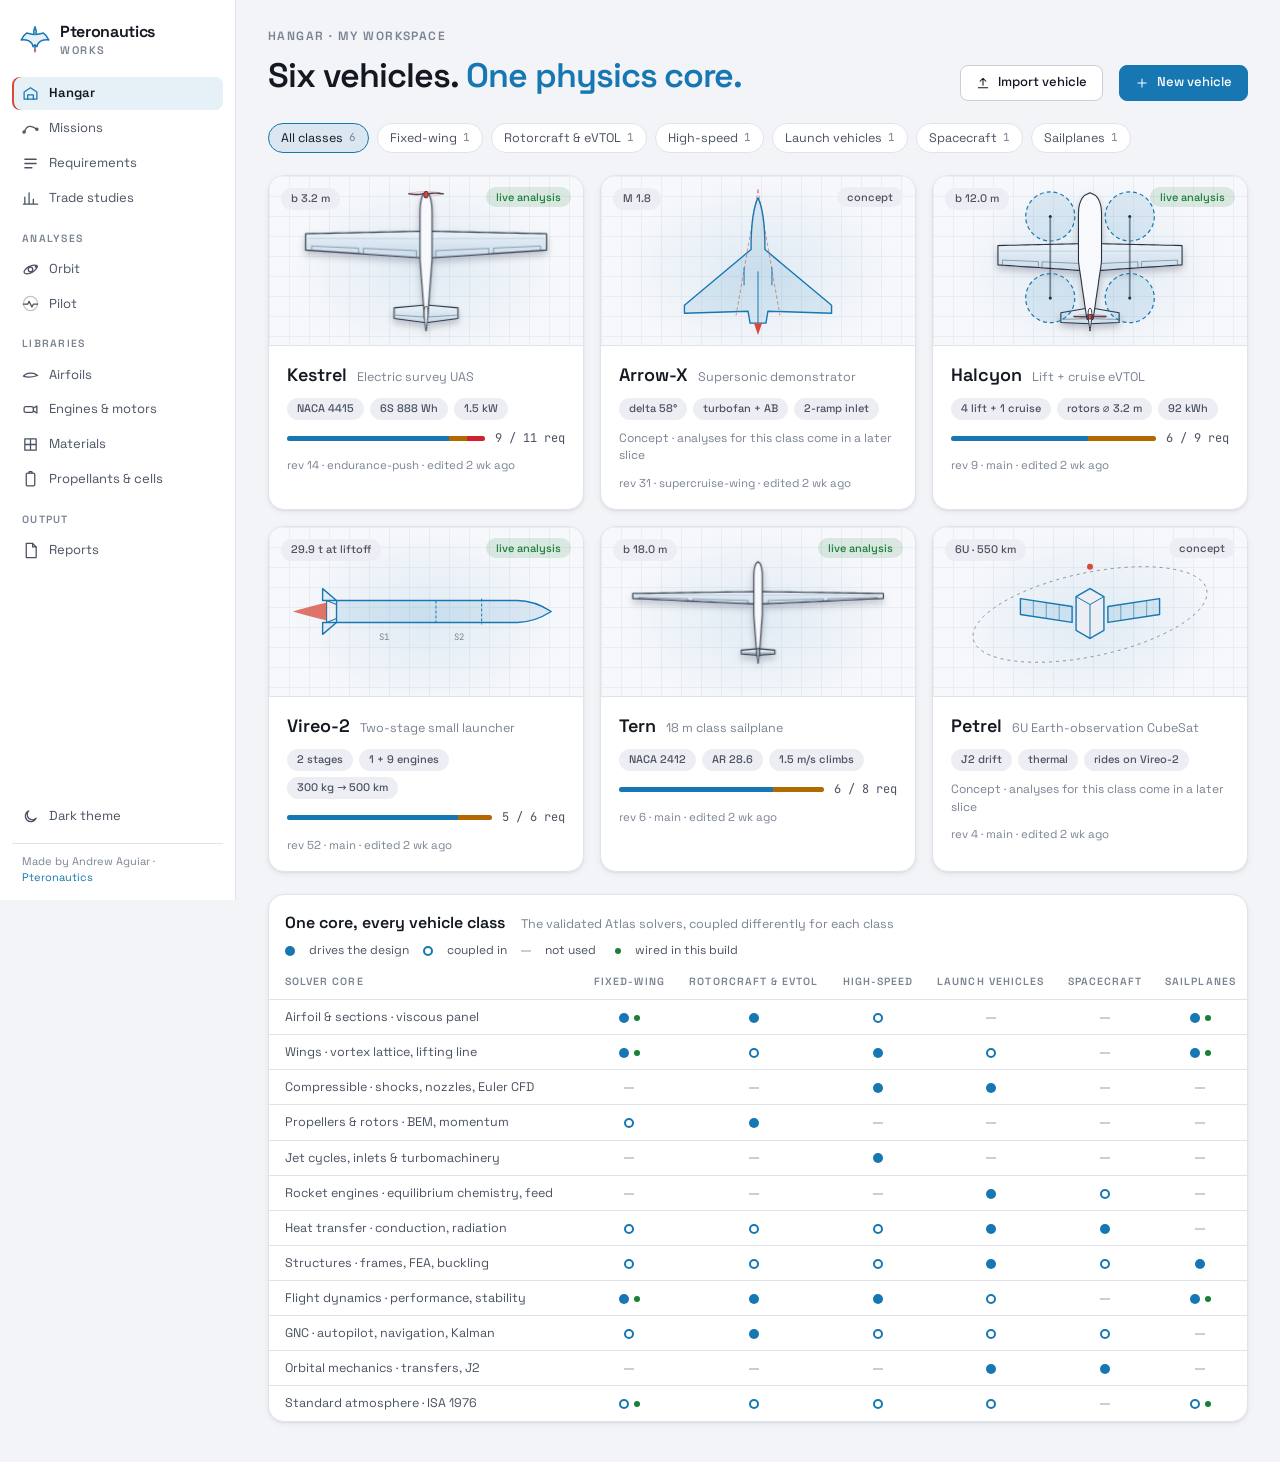
<file: index.html>
<!doctype html>
<html lang="en">
<head>
<meta charset="utf-8">
<meta name="viewport" content="width=device-width, initial-scale=1">
<title>Pteronautics Works</title>
<meta name="description" content="Pteronautics Works: vehicle-centred design on the Pteronautics solver core.">
<meta name="theme-color" content="#0b0d11" media="(prefers-color-scheme: dark)">
<meta name="theme-color" content="#f2f4f7" media="(prefers-color-scheme: light)">
<link rel="icon" href="assets/favicon.svg" type="image/svg+xml">
<link rel="preload" href="assets/fonts/SpaceGrotesk.woff2" as="font" type="font/woff2" crossorigin>
<link rel="stylesheet" href="css/works.css">
<script>try { var t = localStorage.getItem('works-theme'); if (t) document.documentElement.dataset.theme = t; } catch (e) { }</script>
</head>
<body>
<div id="app"></div>
<noscript>Pteronautics Works needs JavaScript. Run <code>python3 serve.py</code> and open http://localhost:8790.</noscript>
<script type="module" src="src/app.js"></script>
</body>
</html>
</file>
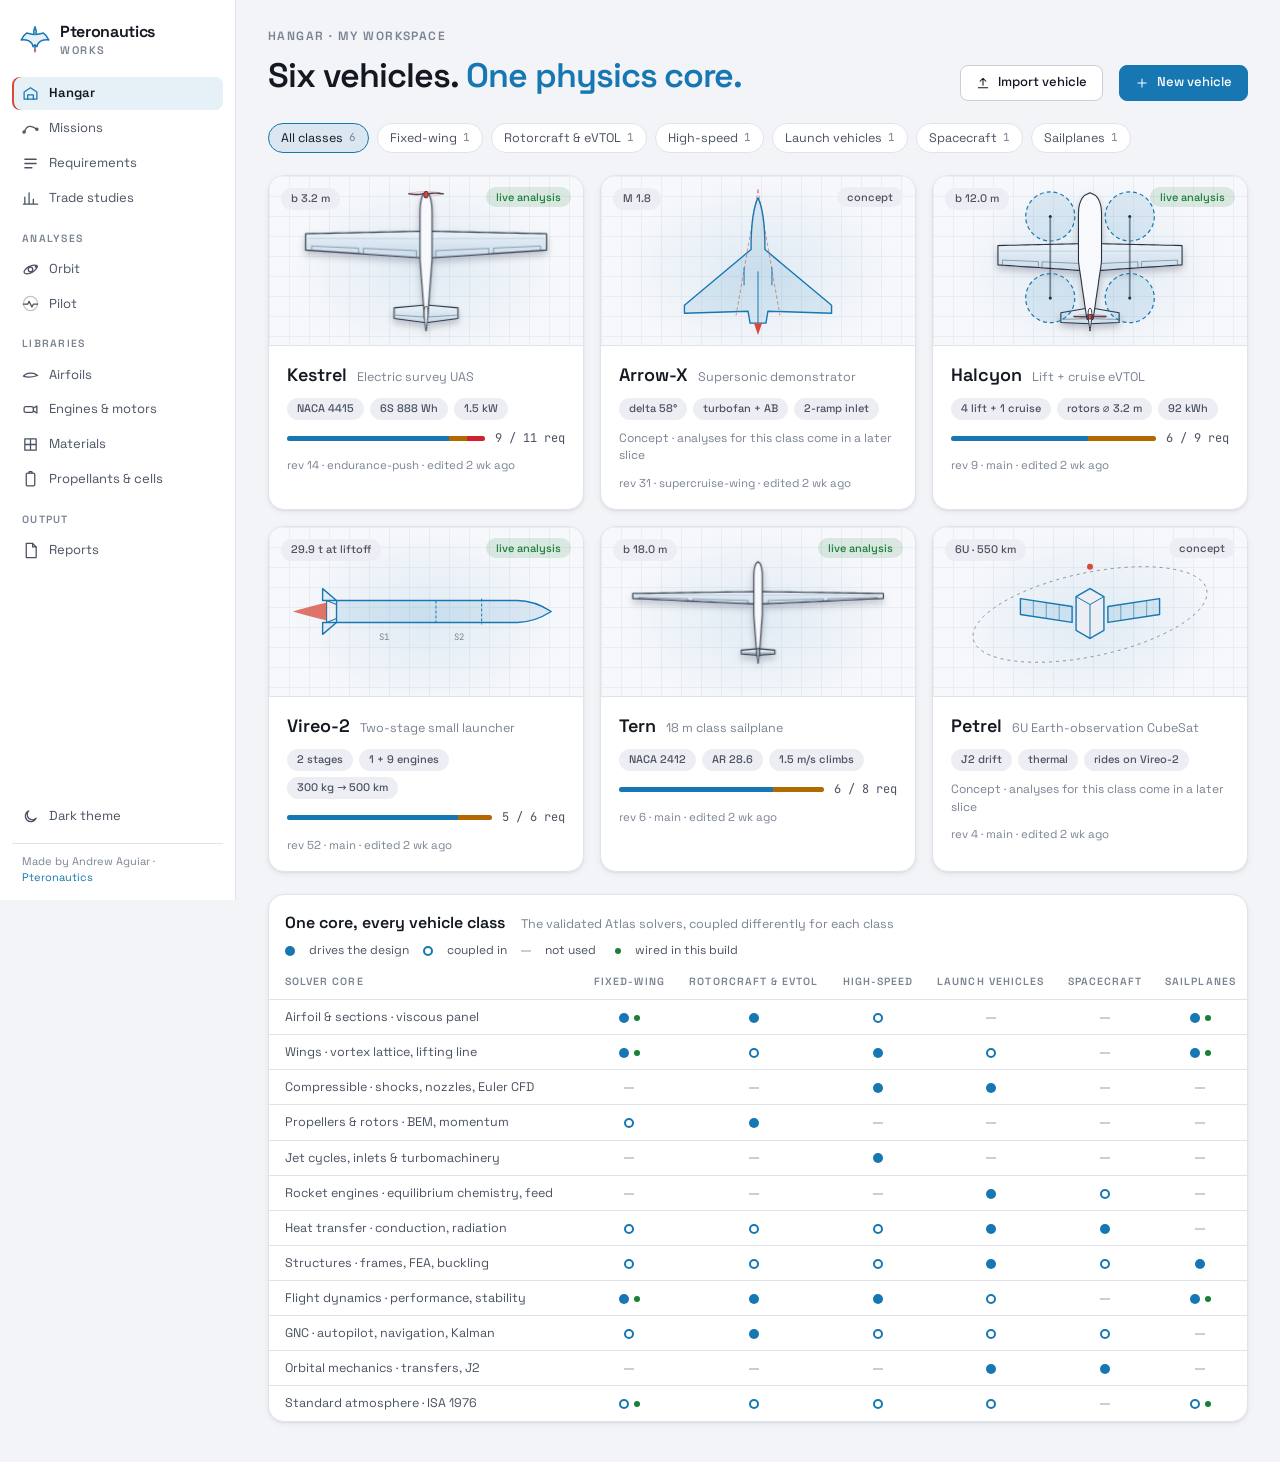
<file: app/index.html>
<!doctype html>
<html lang="en">
<head>
<meta charset="utf-8">
<title>Pteronautics Works</title>
<meta name="robots" content="noindex">
<link rel="canonical" href="../">
<!-- Works used to live at /app/; it is now at the site root. Keep links (and their #/v/<id> routes) working. -->
<script>location.replace('../' + location.hash);</script>
<meta http-equiv="refresh" content="0; url=../">
</head>
<body><p>Pteronautics Works has moved: <a href="../">open it here</a>.</p></body>
</html>
</file>
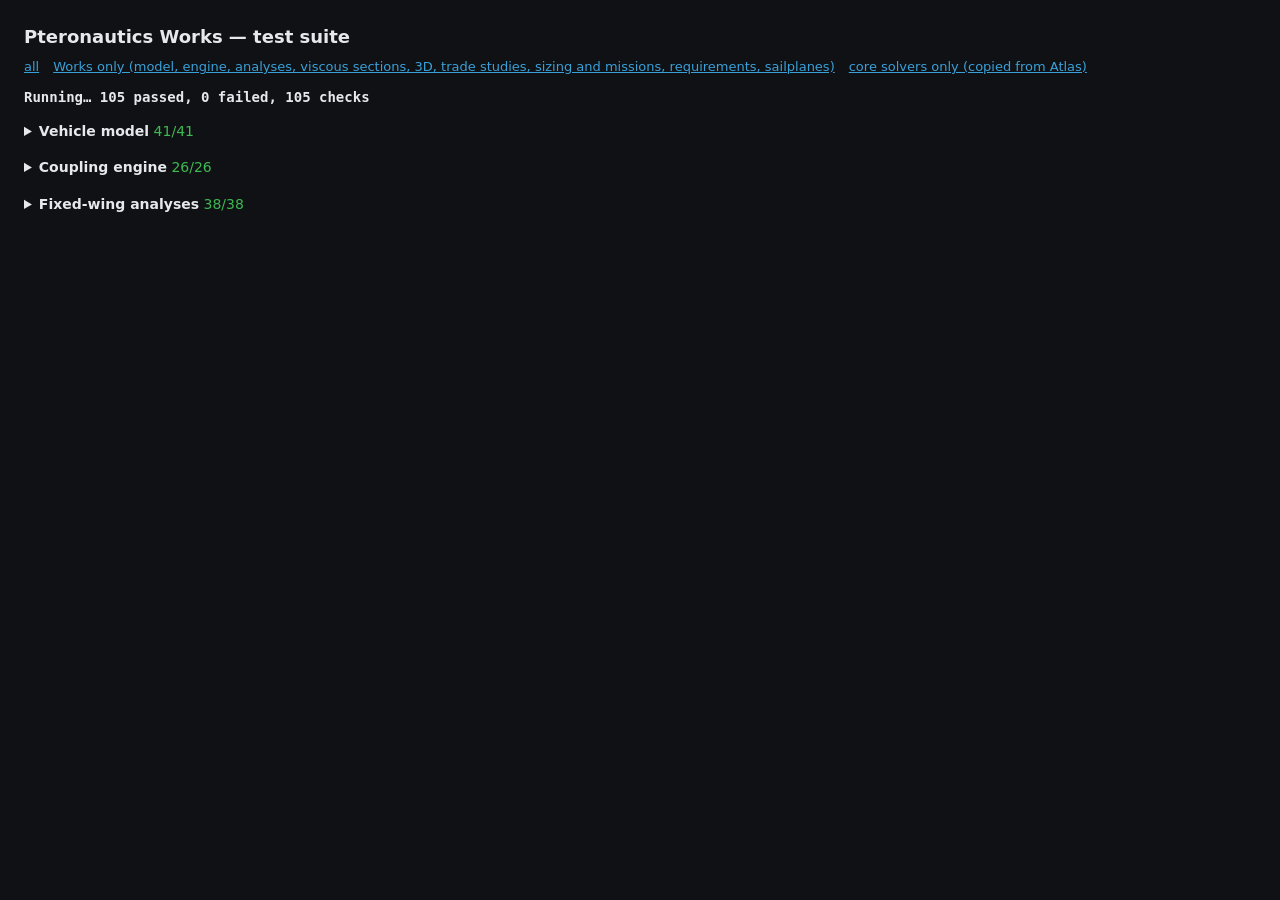
<file: tests/index.html>
<!doctype html>
<html lang="en">
<head>
<meta charset="utf-8">
<meta name="viewport" content="width=device-width, initial-scale=1">
<title>Pteronautics Works · tests</title>
<style>
  body { font: 14px/1.45 system-ui, sans-serif; margin: 24px; background: #0f1115; color: #e6e8ec; }
  h1 { font-size: 18px; margin: 0 0 6px; }
  .links a { color: #3aa0d8; margin-right: 14px; font-size: 13px; }
  #summary { font: 600 14px ui-monospace, monospace; margin: 12px 0; }
  #summary.ok, .okc { color: #3fb950; } #summary.bad, .bad { color: #f85149; }
  details { margin: 8px 0; } summary { cursor: pointer; padding: 4px 0; }
  .r { padding: 8px 10px; border-radius: 6px; margin: 6px 0 6px 14px; background: #171a21; border-left: 4px solid #555; }
  .r.ok { border-color: #3fb950; } .r.bad { border-color: #f85149; }
  .d { color: #9aa3b2; font: 12px ui-monospace, monospace; white-space: pre-wrap; margin-top: 2px; }
</style>
</head>
<body>
<h1>Pteronautics Works — test suite</h1>
<div class="links"><a href="?">all</a><a href="?only=works">Works only (model, engine, analyses, viscous sections, 3D, trade studies, sizing and missions, requirements, sailplanes)</a><a href="?only=core">core solvers only (copied from Atlas)</a></div>
<div id="summary">Running…</div>
<div id="out"></div>
<script type="module">
  import { runAll } from './run.js';
  runAll(document.getElementById('out'), document.getElementById('summary'));
</script>
</body>
</html>
</file>
<file: css/works.css>
/* Pteronautics Works — design tokens shared with Pteronautics Atlas (copied from Atlas css/styles.css), then the Works layout */
/* Fonts are bundled so the app works offline (SIL Open Font License, see assets/fonts/) */
@font-face { font-family: "Space Grotesk"; font-style: normal; font-display: swap; font-weight: 300 700; src: url(../assets/fonts/SpaceGrotesk.woff2) format("woff2-variations"); unicode-range: U+0000-00FF,U+0131,U+0152-0153,U+02BB-02BC,U+02C6,U+02DA,U+02DC,U+0304,U+0308,U+0329,U+2000-206F,U+2074,U+20AC,U+2122,U+2191,U+2193,U+2212,U+2215,U+FEFF,U+FFFD; }
@font-face { font-family: "JetBrains Mono"; font-style: normal; font-display: swap; font-weight: 100 800; src: url(../assets/fonts/JetBrainsMono.woff2) format("woff2-variations"); unicode-range: U+0000-00FF,U+0131,U+0152-0153,U+02BB-02BC,U+02C6,U+02DA,U+02DC,U+0304,U+0308,U+0329,U+2000-206F,U+2074,U+20AC,U+2122,U+2191,U+2193,U+2212,U+2215,U+FEFF,U+FFFD; }
@font-face { font-family: "JetBrains Mono"; font-style: normal; font-display: swap; font-weight: 100 800; src: url(../assets/fonts/JetBrainsMono-greek.woff2) format("woff2-variations"); unicode-range: U+0370-0377,U+037A-037F,U+0384-038A,U+038C,U+038E-03A1,U+03A3-03FF; }
:root {
  --bg: #f2f4f7;
  --bg-elev: #ffffff;
  --bg-sunk: #eceef3;
  --stage: #f7f8fb;
  --border: #e0e4ea;
  --border-strong: #c9cfd9;
  --text: #141820;
  --text-2: #4a5261;
  --text-3: #7a8392;
  --accent: #1677b3;
  --on-accent: #ffffff;
  --accent-soft: rgba(22, 119, 179, 0.11);
  --hl: #d9483b;
  --hl-soft: rgba(217, 72, 59, 0.11);
  --glow: rgba(22, 119, 179, 0.10);
  --upper: #1677b3;
  --lower: #d9483b;
  --wake: #6b7280;
  --good: #1a7f37;
  --warn: #b26a00;
  --bad: #cf222e;
  --lam: #12a594;
  --turb: #8b5cf6;
  --sep: #c2255c;
  --shadow: 0 1px 2px rgba(16, 24, 40, .05), 0 2px 6px rgba(16, 24, 40, .06);
  --shadow-lg: 0 1px 2px rgba(16, 24, 40, .05), 0 10px 28px rgba(16, 24, 40, .10);
  --radius: 12px;
  --radius-sm: 8px;
  --font: "Space Grotesk", Inter, ui-sans-serif, system-ui, -apple-system, "Segoe UI", Roboto, "Helvetica Neue", Arial, sans-serif;
  --mono: "JetBrains Mono", ui-monospace, "SF Mono", Menlo, Consolas, monospace;
  color-scheme: light;
}
@media (prefers-color-scheme: dark) {
  :root:not([data-theme="light"]) {
    --bg: #0b0d11; --bg-elev: #151920; --bg-sunk: #0f1218; --stage: #0a0c10;
    --border: #232934; --border-strong: #343b47;
    --text: #e7eaef; --text-2: #a9b1bf; --text-3: #737d8c;
    --accent: #3aa0d8; --accent-soft: rgba(58, 160, 216, 0.15); --on-accent: #ffffff;
    --hl: #ff7a6b; --hl-soft: rgba(255, 122, 107, 0.13); --glow: rgba(58, 160, 216, 0.14);
    --upper: #3aa0d8; --lower: #ff7a6b; --wake: #8b93a1;
    --good: #3fb950; --warn: #e3a008; --bad: #f85149;
    --lam: #2dd4bf; --turb: #a78bfa; --sep: #ff5c93;
    --shadow: 0 1px 2px rgba(0, 0, 0, .35), 0 0 0 1px rgba(255, 255, 255, .015);
    --shadow-lg: 0 1px 2px rgba(0, 0, 0, .4), 0 12px 32px rgba(0, 0, 0, .45);
    color-scheme: dark;
  }
}
:root[data-theme="dark"] {
  --bg: #0b0d11; --bg-elev: #151920; --bg-sunk: #0f1218; --stage: #0a0c10;
  --border: #232934; --border-strong: #343b47;
  --text: #e7eaef; --text-2: #a9b1bf; --text-3: #737d8c;
  --accent: #3aa0d8; --accent-soft: rgba(58, 160, 216, 0.15); --on-accent: #ffffff;
  --hl: #ff7a6b; --hl-soft: rgba(255, 122, 107, 0.13); --glow: rgba(58, 160, 216, 0.14);
  --upper: #3aa0d8; --lower: #ff7a6b; --wake: #8b93a1;
  --good: #3fb950; --warn: #e3a008; --bad: #f85149;
  --lam: #2dd4bf; --turb: #a78bfa; --sep: #ff5c93;
  --shadow: 0 1px 2px rgba(0, 0, 0, .35), 0 0 0 1px rgba(255, 255, 255, .015);
  --shadow-lg: 0 1px 2px rgba(0, 0, 0, .4), 0 12px 32px rgba(0, 0, 0, .45);
  color-scheme: dark;
}

* { box-sizing: border-box; }
html, body { height: 100%; margin: 0; }
body { background: var(--bg); color: var(--text); font: 13px/1.45 var(--font); -webkit-font-smoothing: antialiased; }
button, input, select { font: inherit; color: inherit; }
a { color: var(--accent); text-decoration: none; }
h1, h2, h3, h4 { margin: 0; font-weight: 600; letter-spacing: -0.01em; }
.mono { font-family: var(--mono); font-variant-numeric: tabular-nums; }
.muted { color: var(--text-3); }
.dim { color: var(--text-2); }
.good { color: var(--good); } .warn { color: var(--warn); } .bad { color: var(--bad); }
:root[data-resolved-theme="dark"] { --sidebar: #0f1218; }
:root { --sidebar: var(--bg-elev); }

/* ---------- brand (same mark and lockup as Atlas, product name WORKS) ---------- */
.brand { display: flex; align-items: center; gap: 10px; padding: 4px 8px 16px; color: var(--text); }
.brand-mark { width: 30px; height: 30px; display: block; flex: none; }
.brand-mark svg { display: block; width: 100%; height: 100%; overflow: visible; }
.brand-mark .bm-fill { fill: var(--accent-soft); }
.brand-mark .bm-line { fill: none; stroke: var(--accent); stroke-width: 5; stroke-linejoin: round; stroke-linecap: round; }
.brand-mark .bm-flame { fill: var(--hl); }
.brand-name { font-weight: 650; font-size: 16px; letter-spacing: -0.02em; }
.brand-sub { font-size: 11px; color: var(--text-3); }
.brand-product { font-weight: 600; letter-spacing: .14em; text-transform: uppercase; }

/* ---------- shell: hangar ---------- */
.shell { display: grid; grid-template-columns: 236px minmax(0, 1fr); min-height: 100vh; }
.sidebar { background: var(--sidebar); border-right: 1px solid var(--border); display: flex; flex-direction: column; padding: 16px 12px 12px; gap: 2px; position: sticky; top: 0; height: 100vh; overflow-y: auto; }
.nav-group { font-size: 10.5px; font-weight: 600; text-transform: uppercase; letter-spacing: .12em; color: var(--text-3); padding: 14px 10px 5px; }
.nav-item { display: flex; align-items: center; gap: 10px; padding: 7px 10px; border-radius: var(--radius-sm); color: var(--text-2); border: 0; background: none; width: 100%; text-align: left; cursor: pointer; white-space: nowrap; transition: background .15s, color .15s; }
.nav-item:hover { background: var(--bg-sunk); color: var(--text); }
.nav-item.active { background: var(--accent-soft); color: var(--text); font-weight: 600; box-shadow: inset 2px 0 0 var(--hl); }
.nav-item.active svg { color: var(--accent); }
.nav-item svg { flex: none; width: 17px; height: 17px; }
.nav-item .soon { margin-left: auto; font-size: 10px; color: var(--text-3); background: var(--bg-sunk); border-radius: 99px; padding: 1px 7px; font-weight: 500; }
.nav-item.planned { opacity: .55; cursor: default; }
.sidebar-foot { margin-top: auto; padding-top: 12px; display: flex; flex-direction: column; gap: 4px; }
.sidebar-credit { font-size: 11px; color: var(--text-3); padding: 10px 10px 2px; margin-top: 6px; border-top: 1px solid var(--border); }

.hangar { padding: 28px 32px 40px; display: flex; flex-direction: column; gap: 22px; min-width: 0; }
.eyebrow { font-size: 12px; color: var(--text-3); letter-spacing: .12em; text-transform: uppercase; font-weight: 600; }
.hero-title { margin-top: 6px; font-size: 34px; font-weight: 600; letter-spacing: -0.03em; }
.hero-title em { font-style: normal; color: var(--accent); }
.row { display: flex; flex-wrap: wrap; align-items: center; gap: 10px; }
.grow { flex-grow: 1; }
.btn { display: inline-flex; align-items: center; gap: 8px; height: 36px; padding: 0 15px; border-radius: var(--radius-sm); border: 1px solid var(--border-strong); background: var(--bg-elev); color: var(--text); font-weight: 500; cursor: pointer; white-space: nowrap; }
.btn:hover { border-color: var(--accent); }
.btn.primary { background: var(--accent); border-color: var(--accent); color: var(--on-accent); }
.btn.small { height: 30px; padding: 0 11px; font-size: 12.5px; }
.btn svg { width: 14px; height: 14px; }
.chip { display: inline-flex; align-items: center; height: 30px; padding: 0 12px; border: 1px solid var(--border); border-radius: 999px; font-size: 12.5px; color: var(--text-2); background: var(--bg-elev); cursor: pointer; }
.chip:hover { color: var(--text); }
.chip.on { border-color: var(--accent); color: var(--text); background: var(--accent-soft); }
.chip .count { margin-left: 6px; font-family: var(--mono); font-size: 11px; color: var(--text-3); }

.cards { display: grid; grid-template-columns: repeat(auto-fill, minmax(300px, 1fr)); gap: 16px; }
.card { background: var(--bg-elev); border: 1px solid var(--border); border-radius: 16px; overflow: hidden; display: flex; flex-direction: column; box-shadow: var(--shadow); color: inherit; text-align: left; padding: 0; font: inherit; }
a.card, button.card { cursor: pointer; transition: border-color .15s, transform .15s; }
a.card:hover, button.card:hover { border-color: var(--accent); }
.stage { position: relative; height: 170px; background-color: var(--stage); background-image: radial-gradient(ellipse 60% 75% at 50% 55%, var(--glow), transparent 75%), linear-gradient(color-mix(in srgb, var(--border) 55%, transparent) 1px, transparent 1px), linear-gradient(90deg, color-mix(in srgb, var(--border) 55%, transparent) 1px, transparent 1px); background-size: 100% 100%, 20px 20px, 20px 20px; border-bottom: 1px solid var(--border); }
:root[data-resolved-theme="dark"] .stage { background-image: radial-gradient(ellipse 60% 75% at 50% 55%, rgba(58, 160, 216, .10), transparent 75%), linear-gradient(#141821 1px, transparent 1px), linear-gradient(90deg, #141821 1px, transparent 1px); }
.stage svg { width: 100%; height: 100%; display: block; }
.stage > .tag { position: absolute; left: 12px; top: 12px; }
.stage .state { position: absolute; right: 12px; top: 12px; }
.tag { font-size: 11px; font-weight: 500; color: var(--text-2); padding: 2px 9px; border-radius: 99px; background: var(--bg-sunk); border: 1px solid transparent; white-space: nowrap; }
.tag.live { color: var(--good); background: color-mix(in srgb, var(--good) 13%, transparent); }
.tag.accent { color: var(--accent); background: var(--accent-soft); }
.card-body { padding: 16px 18px 18px; display: flex; flex-direction: column; gap: 10px; }
.card-title { display: flex; align-items: baseline; gap: 10px; flex-wrap: wrap; }
.card-title b { font-size: 18px; font-weight: 600; }
.card-title span { font-size: 12.5px; color: var(--text-3); }
.tags { display: flex; flex-wrap: wrap; gap: 6px; }
.reqbar { display: flex; align-items: center; gap: 10px; font-size: 12px; color: var(--text-2); }
.reqbar .bar { height: 5px !important; border-radius: 3px !important; }
.reqbar .bar { flex-grow: 1; height: 4px; border-radius: 2px; background: var(--border); display: flex; overflow: hidden; }
.reqbar .bar i { display: block; height: 100%; }
.card-foot { font-size: 11.5px; color: var(--text-3); }

/* sketches use the theme */
.sk-body { fill: var(--accent-soft); stroke: var(--accent); stroke-width: 1.4; stroke-linejoin: round; }
.sk-dark { fill: var(--bg-sunk); stroke: var(--accent); stroke-width: 1.4; }
.sk-line { fill: none; stroke: var(--accent); stroke-width: 1; }
.sk-hl { fill: none; stroke: var(--hl); stroke-width: 2.4; stroke-linecap: round; }
.sk-hl-fill { fill: var(--hl); }
.sk-text { fill: var(--text-3); font: 9px var(--mono); }

.matrix-card { overflow: visible; }
.matrix-head { display: flex; flex-wrap: wrap; align-items: baseline; gap: 8px 16px; padding: 16px 16px 4px; }
.matrix-head b { font-size: 16px; font-weight: 600; }
.legend { display: flex; flex-wrap: wrap; gap: 14px; font-size: 12px; color: var(--text-2); align-items: center; }
.mx-wrap { overflow-x: auto; }
.mx { width: 100%; border-collapse: collapse; font-size: 12.5px; }
.mx th { font-weight: 600; font-size: 10.5px; letter-spacing: .1em; text-transform: uppercase; color: var(--text-3); padding: 10px 8px; text-align: center; border-bottom: 1px solid var(--border); white-space: nowrap; }
.mx th:first-child, .mx td:first-child { text-align: left; padding-left: 16px; }
.mx td { padding: 8px; text-align: center; border-bottom: 1px solid var(--border); color: var(--text-2); white-space: nowrap; }
.mx tr:last-child td { border-bottom: 0; }
.d1, .d2, .d0 { display: inline-block; vertical-align: middle; }
.d1 { width: 10px; height: 10px; border-radius: 50%; background: var(--accent); }
.d2 { width: 10px; height: 10px; border-radius: 50%; border: 2px solid var(--accent); }
.d0 { width: 10px; height: 2px; background: var(--border-strong); }
.live-dot { display: inline-block; width: 6px; height: 6px; border-radius: 50%; background: var(--good); margin-left: 5px; vertical-align: middle; }

/* ---------- workspace ---------- */
.ws { display: flex; flex-direction: column; min-height: 100vh; }
.topbar { display: flex; flex-wrap: wrap; align-items: center; gap: 10px 14px; padding: 10px 16px; border-bottom: 1px solid var(--border); background: var(--sidebar); position: sticky; top: 0; z-index: 5; }
.topbar .brand { padding: 0; gap: 9px; }
.topbar .brand-mark { width: 26px; height: 26px; }
.vsep { width: 1px; height: 22px; background: var(--border); }
.vtab { display: inline-flex; align-items: center; gap: 8px; height: 34px; padding: 0 14px; border-radius: 8px; font-weight: 500; color: var(--text-2); background: transparent; border: 1px solid transparent; cursor: pointer; }
.vtab:hover { color: var(--text); }
.vtab.on { background: var(--bg-elev); border-color: var(--border-strong); color: var(--text); }
.vtab svg { width: 15px; height: 15px; flex: none; }
.vtab { white-space: nowrap; }
.vtab .dot { width: 7px; height: 7px; border-radius: 50%; background: var(--accent); }
.pill { font-size: 12px; color: var(--text-3); padding: 6px 11px; border: 1px solid var(--border); border-radius: 8px; white-space: nowrap; }
.pill b { color: var(--text); font-weight: 600; font-family: var(--mono); }
.ws-main { display: grid; grid-template-columns: 252px minmax(0, 1fr) 292px; gap: 12px; padding: 12px 16px; align-items: stretch; height: calc(100vh - 57px - 106px); min-height: 560px; }
.ws-main > .col { overflow-y: auto; scrollbar-width: thin; min-height: 0; }
.ws-main.focus { grid-template-columns: minmax(0, 1fr); }
.ws-main.focus > .col { display: none; }
.view-bar .crumbs, .view-bar .row { flex-wrap: nowrap; flex: none; }
.layer-wrap { position: relative; }
.layer-menu { position: fixed; z-index: 20; margin-top: 6px; width: 260px; background: var(--bg-elev); border: 1px solid var(--border-strong); border-radius: 12px; padding: 12px 14px; box-shadow: var(--shadow-lg); display: flex; flex-direction: column; gap: 4px; transform: translateX(calc(-100% + 90px)); }
.layer-menu[hidden] { display: none; }
.toggle { display: flex; align-items: center; justify-content: space-between; gap: 10px; padding: 4px 0; cursor: pointer; color: var(--text-2); user-select: none; font-size: 12.5px; }
.toggle:hover { color: var(--text); }
.toggle input { display: none; }
.toggle .sw { width: 28px; height: 16px; border-radius: 99px; background: var(--border-strong); position: relative; flex: none; transition: background .15s; }
.toggle .sw::after { content: ""; position: absolute; top: 2px; left: 2px; width: 12px; height: 12px; border-radius: 50%; background: white; transition: transform .15s; }
.toggle input:checked + .sw { background: var(--accent); }
.toggle input:checked + .sw::after { transform: translateX(12px); }
.focus-btn { border-color: var(--border-strong); }
.col { display: flex; flex-direction: column; gap: 12px; min-width: 0; }
.pnl { background: var(--bg-elev); border: 1px solid var(--border); border-radius: var(--radius); box-shadow: var(--shadow); min-width: 0; }
.pnl-pad { padding: 14px 16px; }
.sec { font-size: 10.5px; font-weight: 600; text-transform: uppercase; letter-spacing: .12em; color: var(--text-3); }
.sec-row { display: flex; justify-content: space-between; align-items: baseline; gap: 8px; margin-bottom: 10px; }
.tree { display: flex; flex-direction: column; gap: 1px; padding: 12px 8px; }
.tree .sec { padding: 2px 10px 8px; }
.tree-item { display: flex; align-items: center; gap: 8px; min-height: 32px; padding: 4px 10px; border-radius: 8px; color: var(--text-2); cursor: pointer; background: none; border: 0; width: 100%; text-align: left; font-size: 13px; transition: background .15s, color .15s; }
.tree-item:hover { background: var(--bg-sunk); color: var(--text); }
.tree-item.on { background: var(--accent-soft); color: var(--text); font-weight: 500; box-shadow: inset 2px 0 0 var(--hl); }
.tree-item .v { margin-left: auto; font: 11.5px var(--mono); color: var(--text-3); white-space: nowrap; }
.tree-item.on .v { color: var(--accent); }

.field { display: flex; flex-direction: column; gap: 5px; margin-bottom: 12px; }
.field:last-child { margin-bottom: 0; }
.field-top { display: flex; align-items: center; justify-content: space-between; gap: 8px; color: var(--text-2); font-size: 12.5px; }
.field-top label { font-weight: 500; }
.num { width: 86px; text-align: right; background: var(--bg-sunk); border: 1px solid var(--border); border-radius: 7px; padding: 3px 7px; font-family: var(--mono); font-size: 12px; }
.num:focus, .txt:focus, select.txt:focus { outline: none; border-color: var(--accent); }
.num.invalid, .txt.invalid { border-color: var(--bad); }
.unit { font-size: 11.5px; color: var(--text-3); min-width: 30px; }
.txt { background: var(--bg-sunk); border: 1px solid var(--border); border-radius: 7px; padding: 4px 8px; font-family: var(--mono); font-size: 12px; width: 120px; }
.derived { display: flex; justify-content: space-between; font-size: 12px; color: var(--text-2); padding: 3px 0; }
.derived .mono { color: var(--text); }
.note { font-size: 12px; color: var(--text-3); line-height: 1.5; }
input[type=range] { -webkit-appearance: none; appearance: none; width: 100%; height: 18px; background: transparent; margin: 0; }
input[type=range]::-webkit-slider-runnable-track { height: 4px; border-radius: 4px; background: linear-gradient(to right, var(--accent) var(--fill, 50%), var(--border-strong) var(--fill, 50%)); }
input[type=range]::-moz-range-track { height: 4px; border-radius: 4px; background: var(--border-strong); }
input[type=range]::-moz-range-progress { height: 4px; border-radius: 4px; background: var(--accent); }
input[type=range]::-webkit-slider-thumb { -webkit-appearance: none; width: 16px; height: 16px; border-radius: 50%; background: #fff; border: 0; margin-top: -6px; box-shadow: 0 0 0 3px color-mix(in srgb, var(--accent) 45%, transparent), 0 1px 3px rgba(0, 0, 0, .3); }
input[type=range]::-moz-range-thumb { width: 14px; height: 14px; border-radius: 50%; background: #fff; border: 0; box-shadow: 0 0 0 3px color-mix(in srgb, var(--accent) 45%, transparent), 0 1px 3px rgba(0, 0, 0, .3); }

.view { display: flex; flex-direction: column; overflow: hidden; min-height: 0; }
.view-bar { display: flex; flex-wrap: nowrap; align-items: center; gap: 8px 12px; padding: 8px 12px; border-bottom: 1px solid var(--border); overflow-x: auto; scrollbar-width: none; }
.crumbs { display: flex; align-items: center; gap: 2px; background: var(--bg-sunk); border: 1px solid var(--border); border-radius: 10px; padding: 3px; }
.crumb { white-space: nowrap; font-weight: 500; font-size: 12.5px; color: var(--text-2); background: none; border: 0; padding: 5px 11px; border-radius: 7px; cursor: pointer; transition: background .15s, color .15s; }
.crumb:hover { color: var(--text); }
.crumb.on { color: var(--text); background: var(--bg-elev); box-shadow: var(--shadow), inset 0 -2px 0 var(--hl); }
.crumb-sep { color: var(--text-3); font-size: 11px; opacity: .6; }
.tg { display: inline-flex; align-items: center; gap: 6px; height: 28px; padding: 0 10px; border-radius: 999px; border: 1px solid var(--border); font-size: 12px; font-weight: 500; color: var(--text-2); background: var(--bg-sunk); cursor: pointer; white-space: nowrap; }
.tg:hover { color: var(--text); }
.tg.on { border-color: color-mix(in srgb, var(--accent) 60%, transparent); color: var(--text); background: var(--accent-soft); }
.tg.sm { height: 24px; font-size: 11px; padding: 0 9px; }
.tg[disabled] { opacity: .5; cursor: default; }
.canvas { position: relative; flex: 1 1 auto; min-height: 0; background-color: var(--stage); background-image: radial-gradient(circle at 50% 45%, var(--glow), transparent 60%), linear-gradient(color-mix(in srgb, var(--border) 55%, transparent) 1px, transparent 1px), linear-gradient(90deg, color-mix(in srgb, var(--border) 55%, transparent) 1px, transparent 1px); background-size: 100% 100%, 28px 28px, 28px 28px; overflow: hidden; }
:root[data-resolved-theme="dark"] .canvas { background-image: radial-gradient(circle at 50% 45%, rgba(58, 160, 216, .10), transparent 60%), linear-gradient(#12161e 1px, transparent 1px), linear-gradient(90deg, #12161e 1px, transparent 1px); }
.view-svg { position: absolute; inset: 0; }
.view-svg > svg { display: block; width: 100%; height: 100%; }
.canvas.busy svg.main { opacity: .6; transition: opacity .2s; }
.canvas > .level-pane { position: absolute; inset: 0; overflow: auto; }
.lenses { position: absolute; top: 12px; right: 12px; bottom: 12px; width: 220px; display: flex; flex-direction: column; gap: 10px; overflow-y: auto; scrollbar-width: none; }
.lens { position: relative; background: color-mix(in srgb, var(--bg-elev) 86%, transparent); -webkit-backdrop-filter: blur(10px); backdrop-filter: blur(10px); border: 1px solid var(--accent); border-radius: 12px; padding: 10px 12px; box-shadow: var(--shadow-lg); width: 100%; cursor: pointer; text-align: left; font: inherit; color: inherit; flex: none; transition: transform .15s, border-color .15s; }
button.lens:hover { transform: translateY(-1px); border-color: var(--hl); }
.lens.plain { border-color: var(--border-strong); cursor: default; }
.lens h4 { font-size: 13px; font-weight: 600; display: flex; justify-content: space-between; align-items: baseline; gap: 8px; margin-bottom: 6px; }
.lens h4 span { font-size: 11px; color: var(--text-3); font-weight: 400; }
.lens svg { display: block; width: 100%; height: auto; }
.lens .cap { font-size: 11.5px; color: var(--text-2); margin-top: 6px; line-height: 1.45; }
.lens .cap b { font: 600 12px var(--mono); color: var(--text); }
.lens .go { font-size: 11.5px; font-weight: 500; color: var(--accent); margin-top: 4px; }
.level-pane { padding: 18px 20px 22px; display: flex; flex-direction: column; gap: 14px; }
.level-pane h3 { font-size: 17px; letter-spacing: -.01em; }
.kv { display: grid; grid-template-columns: repeat(auto-fill, minmax(168px, 1fr)); gap: 8px; }
.kv div { display: flex; flex-direction: column; gap: 2px; background: var(--bg-elev); border: 1px solid var(--border); border-radius: 10px; padding: 9px 12px; box-shadow: var(--shadow); }
.kv div span { font-size: 11.5px; color: var(--text-3); }
.kv div b { font: 600 15px var(--mono); color: var(--text); letter-spacing: -.02em; }
.plot-card { background: var(--bg-elev); border: 1px solid var(--border); border-radius: var(--radius); padding: 12px 14px 8px; box-shadow: var(--shadow); }
.plot-card h4 { font-size: 13px; font-weight: 600; margin-bottom: 6px; }
.plot-card svg { display: block; width: 100%; height: auto; }
.placeholder { border: 1px dashed var(--border-strong); border-radius: 10px; padding: 14px 16px; color: var(--text-2); font-size: 12.5px; line-height: 1.55; }

svg text { font-family: var(--font); }
.ax { stroke: var(--border-strong); stroke-width: 1; fill: none; }
.grid-l { stroke: var(--border); stroke-width: 1; fill: none; opacity: .8; }
.ax-t { fill: var(--text-3); font: 10.5px var(--mono); }
.ax-ref { font-size: 11px; font-weight: 500; }
.leg-t { fill: var(--text-2); font-size: 11px; }
.ax-label { fill: var(--text-2); font-size: 11px; }
.s-accent { stroke: var(--accent); fill: none; stroke-width: 2.2; stroke-linejoin: round; }
.s-hl { stroke: var(--hl); fill: none; stroke-width: 1.8; stroke-linejoin: round; }
.s-muted { stroke: var(--text-3); fill: none; stroke-width: 1.4; stroke-dasharray: 5 4; }
.s-good { stroke: var(--lam); fill: none; stroke-width: 1.8; }
.s-warn { stroke: var(--text-3); fill: none; stroke-width: 1.2; stroke-dasharray: 3 4; }

/* planform: shading tokens per theme */
:root { --pf-body: #f7f9fc; --pf-skin-le: #e9f2fa; --pf-skin-te: #c9dbea; --pf-tail: #d7e4f0; --pf-shadow: rgba(16, 24, 40, .22); --pf-line: #2a3240; }
:root[data-resolved-theme="dark"] { --pf-body: #262e39; --pf-skin-le: #2b3a4b; --pf-skin-te: #18212c; --pf-tail: #233140; --pf-shadow: rgba(0, 0, 0, .6); --pf-line: #c9d1dc; }
.pf-wing { fill: var(--pf-skin-le); stroke: var(--pf-line); stroke-width: 1.2; }
.pf-outline { fill: none; stroke: var(--pf-line); stroke-linejoin: round; }
.pf-spar { fill: none; stroke: var(--pf-line); stroke-width: .8; opacity: .18; }
.pf-hinge { fill: none; stroke: var(--pf-line); stroke-width: 1; opacity: .4; }
.pf-hatch { fill: none; stroke: var(--pf-line); stroke-width: .8; opacity: .25; }
.pf-canopy { fill: var(--accent); fill-opacity: .35; stroke: var(--accent); stroke-width: 1; }
.pf-blade { fill: none; stroke: var(--pf-line); stroke-linecap: round; opacity: .85; }
.pf-spinner { fill: var(--hl); stroke: var(--pf-line); stroke-width: .8; }
.pf-load { fill: none; stroke: var(--accent); stroke-width: 2; }
.pf-ellipse { fill: none; stroke: var(--text-3); stroke-width: 1.2; stroke-dasharray: 4 5; opacity: .8; }
.pf-guide { fill: none; stroke: var(--border-strong); stroke-width: 1; }
.pf-mac { stroke: var(--accent); stroke-width: 2.5; stroke-linecap: round; }
.pf-mac-dot { fill: var(--accent); }
.pf-chip rect { fill: var(--bg-elev); stroke: var(--border-strong); stroke-width: 1; }
.pf-chip text { fill: var(--text); font-size: 11.5px; font-weight: 500; }
.pf-item { fill: var(--bg-elev); fill-opacity: .8; stroke: var(--text-2); stroke-width: 1; stroke-dasharray: 2 2; }
.pf-sm { stroke: var(--hl); stroke-width: 2.5; stroke-linecap: round; opacity: .85; }
.pf-cg-halo { fill: none; stroke: var(--stage); stroke-width: 3; }
.pf-cg-a { fill: var(--text); } .pf-cg-b { fill: var(--bg-elev); stroke: var(--text); stroke-width: 1.4; }
.pf-np { fill: var(--hl); stroke: var(--stage); stroke-width: 1.5; }
.pf-lbl { fill: var(--text); font-size: 12.5px; font-weight: 600; }
.pf-lbl-s { fill: var(--text-3); font-size: 11.5px; font-weight: 400; }
.pf-dim { stroke: var(--text-3); stroke-width: 1; fill: none; }

/* coupling graph */
.cg-edge { fill: none; stroke: var(--border-strong); stroke-width: 1.4; }
.cg-edge.stale { stroke: var(--warn); stroke-dasharray: 4 4; opacity: .8; }
.cg-node rect { fill: var(--bg-sunk); stroke: var(--border-strong); stroke-width: 1; }
.cg-node.current rect { stroke: var(--border-strong); }
.cg-node.stale rect { stroke: var(--warn); }
.cg-node.running rect { stroke: var(--accent); stroke-width: 2; }
.cg-node.failed rect { stroke: var(--bad); stroke-width: 1.8; }
.cg-node .t { fill: var(--text); font-size: 12.5px; font-weight: 600; }
.cg-node .d { fill: var(--text-3); font-size: 11px; }
.cg-node.stale .d { fill: var(--warn); } .cg-node.failed .d { fill: var(--bad); } .cg-node.running .d { fill: var(--accent); }
.cg-dot.current { fill: var(--good); } .cg-dot.stale { fill: var(--warn); } .cg-dot.failed { fill: var(--bad); } .cg-dot.running { fill: var(--accent); animation: pulse .7s ease-in-out infinite alternate; }
@keyframes pulse { from { opacity: 1; } to { opacity: .25; } }
.fid { display: grid; grid-template-columns: 84px minmax(0, 1fr); gap: 7px 10px; font-size: 12px; align-items: center; }
.fid > span:nth-child(odd) { color: var(--text-2); }
.fid .opts { display: flex; flex-wrap: wrap; gap: 4px; }

.stats { display: grid; grid-template-columns: repeat(6, minmax(0, 1fr)); gap: 12px; padding: 0 16px 12px; }
.stat { padding: 10px 14px; }
.stat { background: var(--bg-elev); border: 1px solid var(--border); border-radius: var(--radius); padding: 12px 14px; display: flex; flex-direction: column; gap: 3px; min-width: 0; box-shadow: var(--shadow); }
.stat-l { font-size: 11.5px; color: var(--text-3); }
.stat-v { font: 600 20px var(--mono); letter-spacing: -.03em; color: var(--text); white-space: nowrap; line-height: 1.25; }
.stat-v small { font: 500 12px var(--font); color: var(--text-3); margin-left: 4px; letter-spacing: 0; }
.stat-s { font-size: 11px; color: var(--text-3); white-space: nowrap; overflow: hidden; text-overflow: ellipsis; }
.reqs { margin: 0 16px 24px; overflow: hidden; }
.reqs .sec-row { padding: 14px 16px 0; }
.rq { width: 100%; border-collapse: collapse; font-size: 12.5px; }
.rq th { text-align: left; font-weight: 600; font-size: 10.5px; letter-spacing: .1em; text-transform: uppercase; color: var(--text-3); padding: 8px 10px; border-bottom: 1px solid var(--border); white-space: nowrap; }
.rq td { padding: 7px 10px; border-bottom: 1px solid var(--border); color: var(--text-2); white-space: nowrap; font-size: 13px; }
.rq tr:last-child td { border-bottom: 0; }
.rq td.num-c { text-align: right; font-family: var(--mono); color: var(--text); }
.rq td:first-child, .rq th:first-child { padding-left: 16px; }
.rq .num { width: 72px; }
.status { display: inline-flex; align-items: center; gap: 6px; font-size: 11.5px; font-weight: 500; padding: 2px 10px; border-radius: 99px; background: var(--bg-sunk); }
.status::before { content: ''; width: 6px; height: 6px; border-radius: 50%; background: currentColor; }
.status.met { color: var(--good); background: color-mix(in srgb, var(--good) 12%, transparent); } .status.marginal { color: var(--warn); background: color-mix(in srgb, var(--warn) 13%, transparent); } .status.fail { color: var(--bad); background: color-mix(in srgb, var(--bad) 12%, transparent); }
.toast { position: fixed; bottom: 18px; left: 50%; transform: translateX(-50%); background: var(--bg-elev); border: 1px solid var(--border-strong); box-shadow: var(--shadow-lg); padding: 9px 14px; border-radius: 10px; font-size: 12.5px; z-index: 50; }
.toast.err { border-color: var(--bad); }
.banner { margin: 12px 16px 0; padding: 9px 14px; border-radius: 10px; border: 1px dashed var(--border-strong); color: var(--text-2); font-size: 12.5px; background: var(--bg-elev); }

/* ---------- analysis tabs: Orbit and Pilot ---------- */
.vtab svg { width: 15px; height: 15px; flex: none; }
.vtab { white-space: nowrap; }
.seg { display: flex; flex-wrap: wrap; gap: 4px; margin-top: 4px; }
.subtabs .crumb { min-width: 0; }
.derived { gap: 12px; min-width: 0; }
.derived > span:first-child { min-width: 0; overflow-wrap: anywhere; }
.derived > :last-child { flex: none; text-align: right; }
.kv div b { overflow-wrap: anywhere; }
.gt-map { display: block; width: 100%; border-radius: 6px; }
.gt-controls { display: grid; grid-template-columns: repeat(auto-fit, minmax(220px, 1fr)); gap: 4px 16px; background: var(--bg-elev); border: 1px solid var(--border); border-radius: var(--radius); padding: 12px 14px 4px; box-shadow: var(--shadow); }
.tr-grid, .resp-grid { display: grid; grid-template-columns: repeat(auto-fit, minmax(340px, 1fr)); gap: 12px; }
.plot-card.bode svg + svg { margin-top: -4px; }
.level-pane .mx-wrap { background: var(--bg-elev); border: 1px solid var(--border); border-radius: var(--radius); box-shadow: var(--shadow); overflow-x: auto; }

@media (max-width: 1280px) {
  .ws-main { grid-template-columns: 252px minmax(0, 1fr); grid-template-rows: calc(100vh - 57px - 24px) auto; height: auto; }
  .ws-main > .col.right { grid-column: 1 / -1; display: grid; grid-template-columns: repeat(auto-fit, minmax(280px, 1fr)); overflow: visible; }
  .stats { grid-template-columns: repeat(3, minmax(0, 1fr)); }
}
@media (max-width: 860px) {
  .shell { grid-template-columns: 1fr; }
  .sidebar { position: static; height: auto; flex-direction: row; flex-wrap: wrap; align-items: center; }
  .sidebar .nav-group, .sidebar .nav-item.planned, .sidebar-credit { display: none; }
  .sidebar .nav-item { width: auto; }
  .sidebar-foot { margin-top: 0; padding-top: 0; flex-direction: row; }
  .hangar { padding: 20px 16px 32px; }
  .hero-title { font-size: 26px; }
  .topbar { position: static; }
  .ws-main { grid-template-columns: minmax(0, 1fr); grid-template-rows: none; padding: 12px; height: auto; min-height: 0; }
  .ws-main > .col { overflow: visible; }
  .ws-main > .view { order: -1; }
  .canvas { overflow: visible; }
  .view-svg { position: relative; height: min(68vh, 125vw); }
  .canvas > .level-pane { position: static; }
  .lenses { position: static; width: auto; padding: 0 12px 12px; }
  .stats { grid-template-columns: repeat(2, minmax(0, 1fr)); padding: 0 12px 12px; }
  .reqs { margin: 0 12px 20px; }
  .reqs .mx-wrap { overflow-x: auto; }
}

/* ---------- 3D view ---------- */
/* no graph paper behind the 3D view: the model's own ground grid is the only grid */
.canvas.v3d-on, :root[data-resolved-theme="dark"] .canvas.v3d-on { background-image: radial-gradient(ellipse 70% 60% at 50% 45%, var(--glow), transparent 70%); }
.seg { display: inline-flex; gap: 4px; }
.view-svg.v3d-wrap { overflow: hidden; }
canvas.v3d { position: absolute; inset: 0; display: block; cursor: grab; touch-action: none; outline: none; }
canvas.v3d.grabbing { cursor: grabbing; }
canvas.v3d:focus-visible { box-shadow: inset 0 0 0 2px var(--accent); }
.v3d-presets { position: absolute; left: 14px; top: 12px; display: flex; gap: 4px; padding: 4px; border-radius: 999px; background: color-mix(in srgb, var(--bg-elev) 82%, transparent); -webkit-backdrop-filter: blur(8px); backdrop-filter: blur(8px); border: 1px solid var(--border); box-shadow: var(--shadow); }
.v3d-presets .tg { border-color: transparent; }
.v3d-presets .tg.on { border-color: color-mix(in srgb, var(--accent) 60%, transparent); }
.v3d-hint { position: absolute; left: 88px; bottom: 14px; font-size: 11px; color: var(--text-3); pointer-events: none; }

/* ---------- airfoil lab ---------- */
.plot-card h4 { display: flex; justify-content: space-between; align-items: baseline; gap: 10px; }
.plot-card h4 .sub { font-size: 11px; font-weight: 400; color: var(--text-3); }
.lab .sec-row h3 { margin: 0; }
.lab-status { font: 500 11.5px var(--mono); color: var(--text-3); }
.lab-status.run { color: var(--accent); } .lab-status.ok { color: var(--good); } .lab-status.bad { color: var(--bad); }
.lab-controls { display: flex; flex-wrap: wrap; gap: 10px 18px; align-items: end; background: var(--bg-elev); border: 1px solid var(--border); border-radius: var(--radius); padding: 12px 14px; box-shadow: var(--shadow); }
.lab-f { display: flex; flex-direction: column; gap: 5px; font-size: 12px; color: var(--text-2); }
.lab-f > span:first-child { display: flex; align-items: center; gap: 6px; white-space: nowrap; }
.lab-f small { color: var(--text-3); font-size: 11px; }
.lab-f.wide { flex: 1 1 220px; min-width: 200px; }
.lab-f .num { width: 92px; }
.lab-f.toggle { flex-direction: row; align-items: center; padding-bottom: 4px; }
.auto { font: 500 10px var(--mono); padding: 1px 6px; border-radius: 99px; border: 1px solid var(--border); background: transparent; color: var(--text-3); cursor: pointer; }
.auto.on { color: var(--accent); border-color: color-mix(in srgb, var(--accent) 55%, transparent); background: var(--accent-soft); cursor: default; }
.lab-grid { display: grid; grid-template-columns: minmax(0, 1.55fr) minmax(0, 1fr); gap: 12px; align-items: start; }
.lab-polars { display: flex; flex-direction: column; gap: 12px; }
.lab-grid2 { display: grid; grid-template-columns: repeat(2, minmax(0, 1fr)); gap: 12px; }
.lab-bl { display: flex; flex-direction: column; gap: 12px; }
@media (max-width: 1100px) { .lab-grid, .lab-grid2 { grid-template-columns: 1fr; } }
.lab-foil { fill: var(--pf-skin-le); stroke: var(--pf-line); stroke-width: 1.2; stroke-linejoin: round; }
.bl-lam { fill: none; stroke: var(--lam); stroke-width: 1.6; }
.bl-turb { fill: none; stroke: var(--turb); stroke-width: 1.6; }
.bl-wake { fill: color-mix(in srgb, var(--turb) 14%, transparent); stroke: var(--turb); stroke-width: .8; opacity: .8; }
.tr-dot { fill: var(--warn); stroke: var(--stage); stroke-width: 1.5; }
.sep-dot { fill: var(--sep); }
.stag-dot { fill: var(--text); stroke: var(--stage); stroke-width: 1.5; }
.cp-suc { stroke: var(--accent); stroke-width: 1; opacity: .45; }
.cp-pre { stroke: var(--hl); stroke-width: 1; opacity: .45; }
.bls-lam { fill: color-mix(in srgb, var(--lam) 60%, transparent); stroke: none; }
.bls-turb { fill: color-mix(in srgb, var(--turb) 60%, transparent); stroke: none; }
.bls-sep { fill: var(--sep); stroke: none; }
rect.bls-lam, rect.bls-turb, rect.bls-sep { stroke: none; }
.dash { stroke-dasharray: 5 4; stroke-width: 1.4; }

/* ---------- trade studies ---------- */
.band-good { fill: var(--good); opacity: .08; }
.band-bad { fill: var(--bad); opacity: .07; }
.s-target { stroke: var(--bad); fill: none; stroke-width: 1.2; stroke-dasharray: 6 3; opacity: .8; }
.s-sel { stroke: var(--hl); fill: none; stroke-width: 1.4; }
svg.pickable { cursor: crosshair; }
.tr-main { display: grid; grid-template-columns: 300px minmax(0, 1fr); gap: 12px; padding: 12px 16px 24px; align-items: start; }
.tr-main > .col { position: sticky; top: 70px; max-height: calc(100vh - 82px); overflow-y: auto; scrollbar-width: thin; }
.tr-results { min-width: 0; }
.tr-out { display: flex; flex-direction: column; gap: 12px; transition: opacity .2s; }
.tr-out.busy { opacity: .55; }
.tr-head h3 { font-size: 17px; letter-spacing: -.01em; font-weight: 600; }
.tr-head h3 b { font-weight: 650; }
.tr-head .note { margin: 6px 0 0; }
.tr-split { display: grid; grid-template-columns: minmax(0, 1fr) 272px; gap: 12px; align-items: start; }
.tr-grid { display: grid; grid-template-columns: repeat(auto-fill, minmax(340px, 1fr)); gap: 12px; }
.tr-sample { position: sticky; top: 70px; }
.tr-sub { font-size: 10.5px; font-weight: 600; text-transform: uppercase; letter-spacing: .12em; color: var(--text-3); margin: 12px 0 4px; }
.tr-d { font-size: 11px; color: var(--text-3); margin-left: 2px; }
.tr-reqs { display: flex; flex-wrap: wrap; gap: 5px; }
.tr-reqs .status { font-family: var(--mono); font-size: 11px; padding: 2px 8px; }
.tr-setup .seg { display: flex; flex-wrap: wrap; }
.tr-sel { width: 100%; font-family: var(--font); font-size: 12.5px; padding: 5px 8px; }
.tr-axis { border-top: 1px solid var(--border); padding-top: 12px; margin-bottom: 12px; }
.tr-axis:first-of-type { border-top: 0; padding-top: 0; }
.tr-range { display: grid; grid-template-columns: 1fr 1fr 0.7fr; gap: 8px; }
.tr-num { display: flex; flex-direction: column; gap: 3px; font-size: 11.5px; color: var(--text-3); min-width: 0; }
.tr-num .num { width: 100%; }
.tr-num .unit { display: none; }
.tr-setup > .field { margin-bottom: 12px; }
.tr-setup > label.tr-num { margin-bottom: 12px; flex-direction: row; align-items: center; justify-content: space-between; color: var(--text-2); font-size: 12.5px; font-weight: 500; }
.tr-setup > label.tr-num .num { width: 86px; margin-left: auto; }
.tr-setup > label.tr-num { gap: 6px; }
.tr-setup > label.tr-num .unit { display: inline; }
.tr-chips { display: flex; flex-wrap: wrap; gap: 5px; }
.tr-vars { display: flex; flex-direction: column; gap: 8px; }
.tr-grp { font-size: 11.5px; color: var(--text-3); margin-bottom: 4px; }
.tr-status { display: flex; align-items: center; gap: 8px; }
.tr-bar { width: 90px; height: 4px; border-radius: 99px; background: var(--bg-sunk); overflow: hidden; }
.tr-bar i { display: block; height: 100%; background: var(--accent); }
.linkbtn { border: 0; background: none; padding: 0; color: var(--accent); cursor: pointer; font-weight: 500; }
.linkbtn:hover { text-decoration: underline; }
.tr-map, .tr-tornado { display: block; width: 100%; height: auto; }
.tr-hatch-l { stroke: var(--text-2); stroke-width: 1.3; }
.tr-hatch { opacity: .32; }
.tr-frame { fill: none; stroke: var(--border-strong); }
.tr-contour { fill: none; stroke: var(--hl); stroke-width: 1.8; stroke-linecap: round; }
.tr-clabel { fill: var(--hl); font: 600 11px var(--mono); paint-order: stroke; stroke: var(--bg-elev); stroke-width: 3px; stroke-linejoin: round; }
.tr-dlabel { fill: var(--text); }
.tr-design { fill: none; stroke: var(--text); stroke-width: 2; }
.tr-selcell { fill: none; stroke: var(--text); stroke-width: 2; }
.tr-legend { display: flex; flex-wrap: wrap; align-items: center; gap: 8px; font-size: 11.5px; color: var(--text-2); padding: 8px 2px 4px; }
.tr-ramp { width: 120px; height: 10px; border-radius: 3px; background: linear-gradient(90deg, color-mix(in oklab, var(--accent) 10%, var(--bg-elev)), color-mix(in oklab, var(--accent) 90%, var(--bg-elev))); border: 1px solid var(--border); }
.tr-hatch-key { width: 16px; height: 10px; border: 1px solid var(--border-strong); border-radius: 2px; background: repeating-linear-gradient(45deg, transparent 0 3px, color-mix(in srgb, var(--text-2) 55%, transparent) 3px 4.3px); }
.tr-line-key { width: 18px; height: 0; border-top: 2px solid var(--hl); }
.tr-rl { fill: var(--text); font-size: 12px; font-weight: 500; }
.tr-val { fill: var(--text-2); font: 11px var(--mono); }
.tr-bar-lo { fill: var(--hl); opacity: .8; }
.tr-bar-hi { fill: var(--accent); opacity: .85; }
@media (max-width: 1180px) { .tr-split { grid-template-columns: minmax(0, 1fr); } .tr-sample { position: static; } }
@media (max-width: 860px) {
  .tr-main { grid-template-columns: minmax(0, 1fr); padding: 12px; }
  .tr-main > .col { position: static; max-height: none; }
  .tr-grid { grid-template-columns: minmax(0, 1fr); }
}

/* ---------- mission profile ---------- */
:root { --k-hover: #d9483b; --k-climb: #8b5cf6; --k-cruise: var(--accent); --k-loiter: #12a594; --k-descent: #7a8392; --k-reserve: var(--warn); }
.k-hover { --k: var(--k-hover); } .k-climb { --k: var(--k-climb); } .k-cruise { --k: var(--k-cruise); } .k-loiter { --k: var(--k-loiter); } .k-descent { --k: var(--k-descent); } .k-reserve { --k: var(--k-reserve); }
.ms-seg { border: 1px solid var(--border); border-left: 3px solid var(--k); border-radius: 10px; padding: 10px 10px 8px; margin-bottom: 8px; background: var(--bg-elev); }
.ms-seg-head { display: flex; align-items: center; gap: 6px; margin-bottom: 8px; }
.ms-idx { font: 600 11px var(--mono); color: var(--text-3); width: 14px; }
.ms-kind { font-size: 11px; font-weight: 600; text-transform: uppercase; letter-spacing: .08em; color: var(--k); }
.ms-name { flex: 1; min-width: 0; width: auto; font-family: var(--font); font-size: 12.5px; }
.ms-btn { border: 1px solid transparent; background: none; color: var(--text-3); width: 22px; height: 22px; border-radius: 6px; cursor: pointer; font-size: 13px; line-height: 1; padding: 0; flex: none; }
.ms-btn:hover:not([disabled]) { color: var(--text); border-color: var(--border); }
.ms-btn[disabled] { opacity: .3; cursor: default; }
.ms-fields { display: grid; grid-template-columns: repeat(auto-fill, minmax(80px, 1fr)); gap: 8px; }
.ms-note { font-size: 11px; color: var(--text-3); margin-top: 6px; }
.ms-errors { margin: 8px 0 0; padding-left: 18px; color: var(--bad); font-size: 12.5px; }
.ms-bar-wrap { margin-top: 12px; }
.ms-bar { display: flex; height: 14px; border-radius: 4px; overflow: hidden; background: var(--bg-sunk); border: 1px solid var(--border); }
.ms-bar i { display: block; height: 100%; background: var(--k); border-right: 1px solid var(--bg-elev); }
.ms-bar i.k-reserve { background: repeating-linear-gradient(45deg, var(--k) 0 4px, color-mix(in srgb, var(--k) 55%, transparent) 4px 7px); }
.ms-bar i.ms-left, .ms-dot.ms-left { background: color-mix(in srgb, var(--good) 22%, transparent); }
.ms-legend { display: flex; flex-wrap: wrap; gap: 12px; font-size: 11.5px; color: var(--text-2); margin-top: 6px; }
.ms-dot { display: inline-block; width: 8px; height: 8px; border-radius: 2px; background: var(--k); margin-right: 6px; vertical-align: 0; }
.ms-table td { vertical-align: top; }
.ms-err { font-size: 11.5px; color: var(--bad); margin-top: 2px; }
tr.ms-bad td { background: color-mix(in srgb, var(--bad) 6%, transparent); }

/* ---------- requirements page ---------- */
.page-main { display: flex; flex-direction: column; gap: 12px; padding: 12px 16px 24px; max-width: 1400px; width: 100%; margin: 0 auto; }
.rq-page { padding: 6px 0 0; }
.rq-edit td { vertical-align: middle; }
.rq-edit td:nth-child(2) { min-width: 220px; width: 32%; }
.rq-txt { font-family: var(--font); font-size: 12.5px; }
.rq-metric { width: 190px; font-family: var(--font); font-size: 12.5px; }
.rq-op { width: 104px; font-family: var(--font); font-size: 12.5px; }
.rq-add { padding: 12px 16px 14px; }
.rq-log { list-style: none; margin: 0; padding: 0; display: flex; flex-direction: column; gap: 10px; font-size: 13px; color: var(--text-2); }
.rq-log li { border-left: 2px solid var(--border); padding-left: 10px; }
.rq-log .note { margin-top: 2px; }
.ms-settings { border-left-color: var(--border-strong); background: var(--bg-sunk); }

/* ---------- design report: always a light paper page ---------- */
.report-scroll { padding: 24px 16px 48px; background: var(--bg-sunk); flex: 1; }
.report {
  --bg: #ffffff; --bg-elev: #ffffff; --bg-sunk: #f2f4f7; --border: #dfe3e9; --border-strong: #c3c9d3;
  --text: #141820; --text-2: #3f4756; --text-3: #6b7482; --accent: #1677b3; --accent-soft: rgba(22, 119, 179, 0.11);
  --hl: #d9483b; --good: #1a7f37; --warn: #9a5b00; --bad: #c4232d; --lam: #12a594; --glow: rgba(22, 119, 179, 0.08);
  color-scheme: light; color: var(--text); background: #fff;
  max-width: 860px; margin: 0 auto; padding: 48px 56px 40px; border-radius: 6px; box-shadow: var(--shadow-lg); font-size: 13px; line-height: 1.55;
}
.report .brand { padding: 0; }
.rp-title { border-bottom: 2px solid var(--text); padding-bottom: 18px; margin-bottom: 8px; }
.rp-brand { display: flex; align-items: center; justify-content: space-between; color: var(--text-3); font-size: 11px; letter-spacing: .14em; text-transform: uppercase; font-weight: 600; margin-bottom: 26px; }
.rp-title h1 { font-size: 34px; letter-spacing: -.03em; font-weight: 650; }
.rp-role { color: var(--text-2); font-size: 15px; margin: 2px 0 14px; }
.rp-sec { margin-top: 26px; break-inside: auto; }
.rp-sec h2 { font-size: 17px; display: flex; gap: 10px; align-items: baseline; border-bottom: 1px solid var(--border); padding-bottom: 6px; margin-bottom: 10px; break-after: avoid; }
.rp-sec h3 { font-size: 13px; margin: 12px 0 4px; }
.rp-n { font: 600 12px var(--mono); color: var(--accent); }
.rp-sec p { margin: 6px 0 10px; color: var(--text-2); }
.rp-kv { display: grid; grid-template-columns: repeat(auto-fill, minmax(190px, 1fr)); gap: 6px 18px; margin: 8px 0 12px; }
.rp-kv dt { font-size: 11px; color: var(--text-3); margin: 0; }
.rp-kv dd { margin: 0 0 4px; font: 600 13px var(--mono); color: var(--text); }
.rp-t { width: 100%; border-collapse: collapse; margin: 8px 0 12px; font-size: 12px; break-inside: auto; }
.rp-t th { text-align: left; font-size: 10px; letter-spacing: .1em; text-transform: uppercase; color: var(--text-3); border-bottom: 1px solid var(--text-2); padding: 5px 8px; }
.rp-t td { border-bottom: 1px solid var(--border); padding: 5px 8px; vertical-align: top; color: var(--text); }
.rp-t tr { break-inside: avoid; }
.rp-num td:not(:first-child) { font-family: var(--mono); font-variant-numeric: tabular-nums; }
.rp-req td:nth-child(n+3):not(:last-child) { font-family: var(--mono); white-space: nowrap; }
.rp-st { font-weight: 600; } .rp-st.met { color: var(--good); } .rp-st.marginal { color: var(--warn); } .rp-st.fail { color: var(--bad); }
.rp-fig { margin: 12px 0 14px; break-inside: avoid; }
.rp-fig svg { display: block; width: 100%; height: auto; border: 1px solid var(--border); border-radius: 4px; background: #fff; }
.rp-fig figcaption { font-size: 11.5px; color: var(--text-2); margin-top: 6px; }
.rp-log { margin: 4px 0; padding-left: 18px; color: var(--text-2); font-size: 12px; }
.rp-warn { color: var(--bad); }
.rp-foot { margin-top: 32px; padding-top: 10px; border-top: 1px solid var(--border); font-size: 11px; color: var(--text-3); text-align: center; }
@media (max-width: 700px) { .report { padding: 24px 18px; } .rp-title h1 { font-size: 26px; } .rp-t { font-size: 11px; } .report-scroll { padding: 12px 8px 32px; } .rp-cfg td:nth-child(3) { word-break: break-word; } }
@media print {
  @page { size: A4; margin: 14mm 12mm; }
  html, body { background: #fff !important; }
  .no-print, .toast { display: none !important; }
  .report-scroll { padding: 0; background: #fff; }
  .report { box-shadow: none; padding: 0; max-width: none; border-radius: 0; }
  .rp-sec { break-before: auto; }
}
.rp-tw { overflow-x: auto; } @media print { .rp-tw { overflow: visible; } }
.report { --stage: #ffffff; --pf-body: #f7f9fc; --pf-skin-le: #e9f2fa; --pf-skin-te: #c9dbea; --pf-tail: #d7e4f0; --pf-shadow: rgba(16, 24, 40, .22); --pf-line: #2a3240; --sidebar: #ffffff; }
.level-pane > * { flex-shrink: 0; }
.pf-boom { stroke: var(--pf-line); stroke-linecap: round; opacity: .55; }
.pf-rotor { fill: var(--accent-soft); stroke: var(--accent); stroke-width: 1.2; stroke-dasharray: 4 3; }
.pf-hub { fill: var(--pf-line); }

/* ---------- compare ---------- */
.cmp-picks { display: flex; flex-wrap: wrap; align-items: flex-end; gap: 10px; }
.cmp-pick { display: flex; flex-direction: column; gap: 4px; min-width: 260px; flex: 1 1 260px; max-width: 420px; }
.cmp-vs { color: var(--text-3); font-size: 12px; padding-bottom: 7px; }
.cmp-snaps { display: flex; flex-wrap: wrap; align-items: center; gap: 8px 14px; margin-top: 12px; font-size: 12.5px; }
.cmp-snap { display: inline-flex; gap: 8px; align-items: baseline; padding: 4px 10px; border: 1px solid var(--border); border-radius: 8px; background: var(--bg-sunk); }
.cmp-body { display: flex; flex-direction: column; gap: 12px; }
.cmp-views { display: grid; grid-template-columns: repeat(auto-fit, minmax(320px, 1fr)); gap: 12px; }
.cmp-view svg { height: auto; }
.cmp-grid { display: grid; grid-template-columns: minmax(0, 1.2fr) minmax(0, 1fr); gap: 12px; align-items: start; }
@media (max-width: 1000px) { .cmp-grid { grid-template-columns: minmax(0, 1fr); } }

/* ---------- libraries ---------- */
.lib-list { display: grid; grid-template-columns: repeat(auto-fill, minmax(280px, 1fr)); gap: 12px; }
.lib-card { display: flex; flex-direction: column; gap: 8px; }
.lib-title { display: flex; flex-direction: column; gap: 2px; }
.lib-title b { font-size: 15px; }
.lib-title .muted { font-size: 12px; }
.lib-sec { width: 100%; height: auto; background: var(--stage); border-radius: 8px; }
.lib-kv { display: grid; grid-template-columns: 1fr 1fr; gap: 6px 12px; margin: 0; }
.lib-kv dt { font-size: 11px; color: var(--text-3); }
.lib-kv dd { margin: 0; font: 600 13px var(--mono); }
.lib-card .note { margin: 0; }
.lib-now { color: var(--text-2); }
.lib-actions { gap: 6px; margin-top: auto; flex-wrap: wrap; }
.opt-var { border: 1px solid var(--border); border-radius: 10px; padding: 8px 10px; margin-bottom: 8px; background: var(--bg-elev); }
.opt-var-head { display: flex; justify-content: space-between; align-items: center; gap: 6px; font-size: 12.5px; margin-bottom: 6px; }

/* ---------- launcher ---------- */
.lv-bar-row { display: grid; grid-template-columns: 150px minmax(0, 1fr) 90px; gap: 12px; align-items: center; margin: 10px 0; font-size: 12.5px; color: var(--text-2); }
.lv-bar { display: flex; height: 18px; border-radius: 4px; overflow: hidden; background: var(--bg-sunk); border: 1px solid var(--border); }
.lv-bar i { display: block; height: 100%; border-right: 1px solid var(--bg-elev); }
.lv-bar-row b { text-align: right; }
</file>
